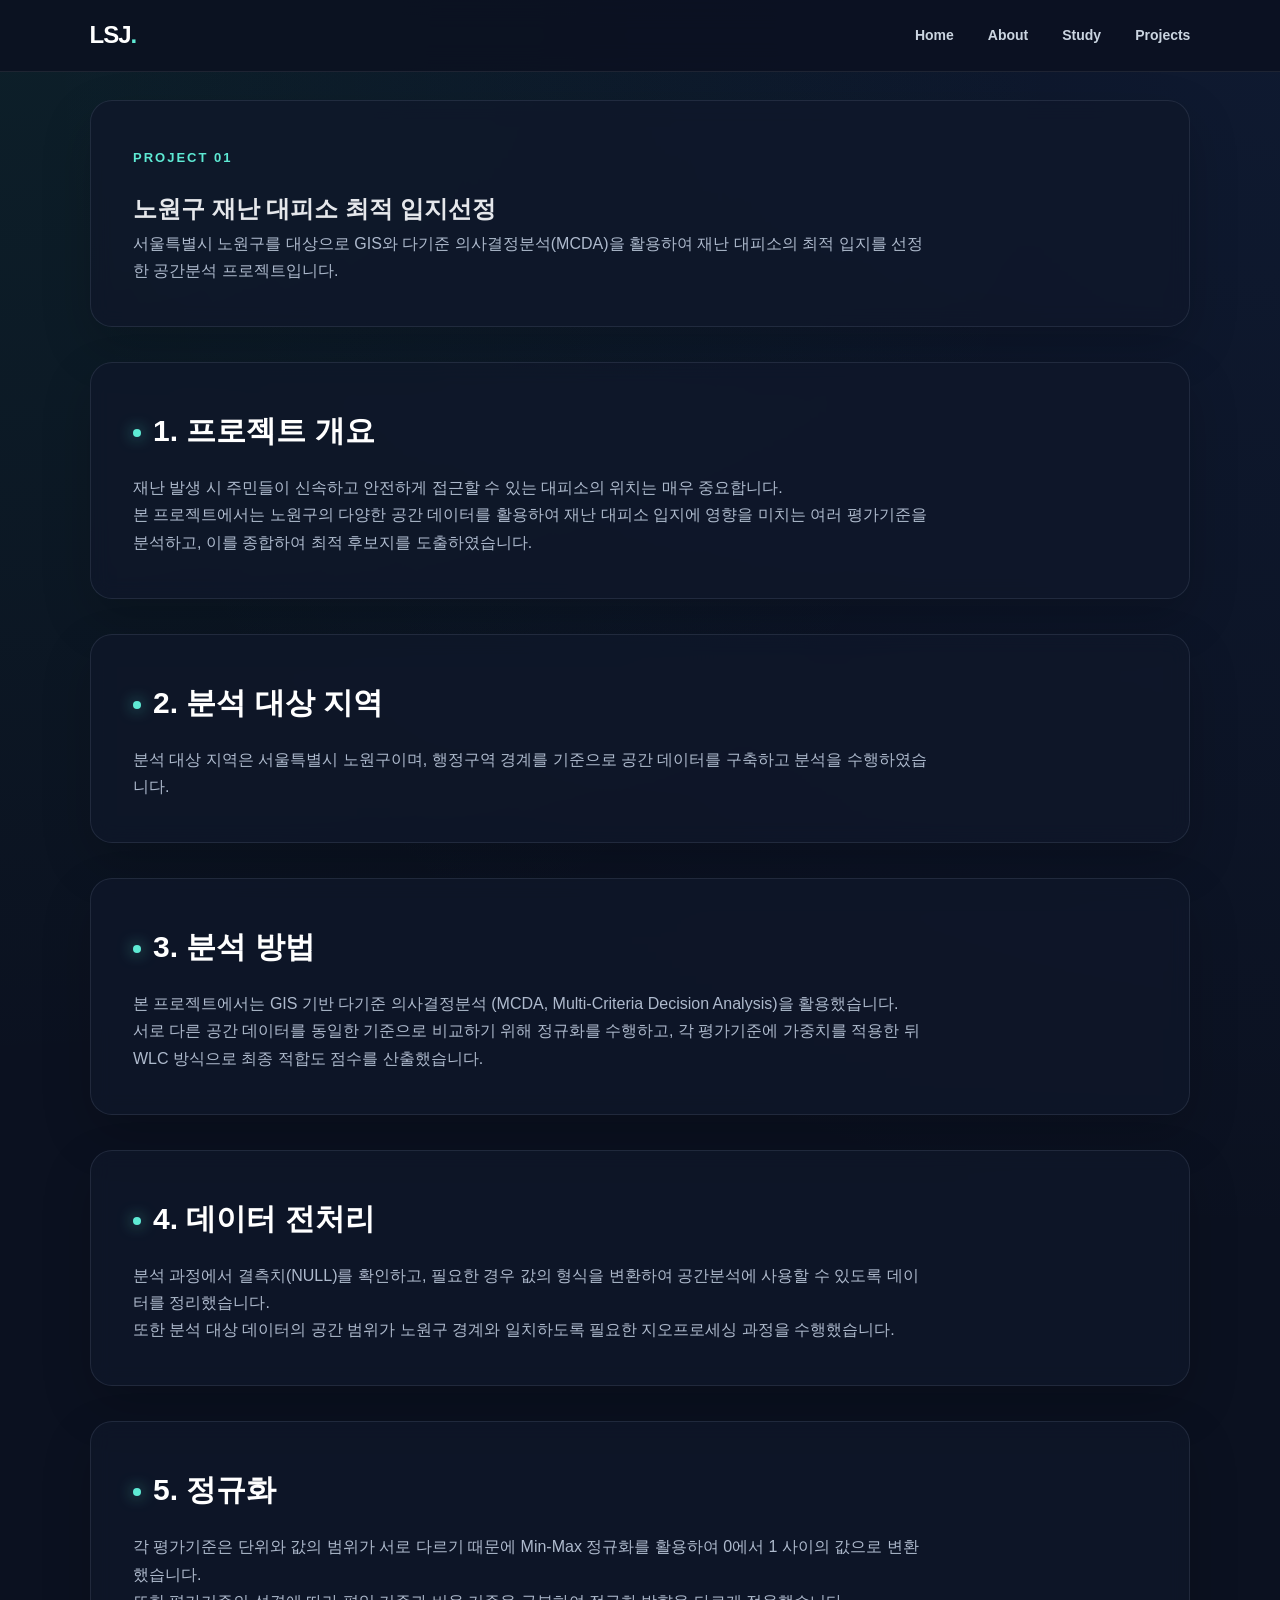
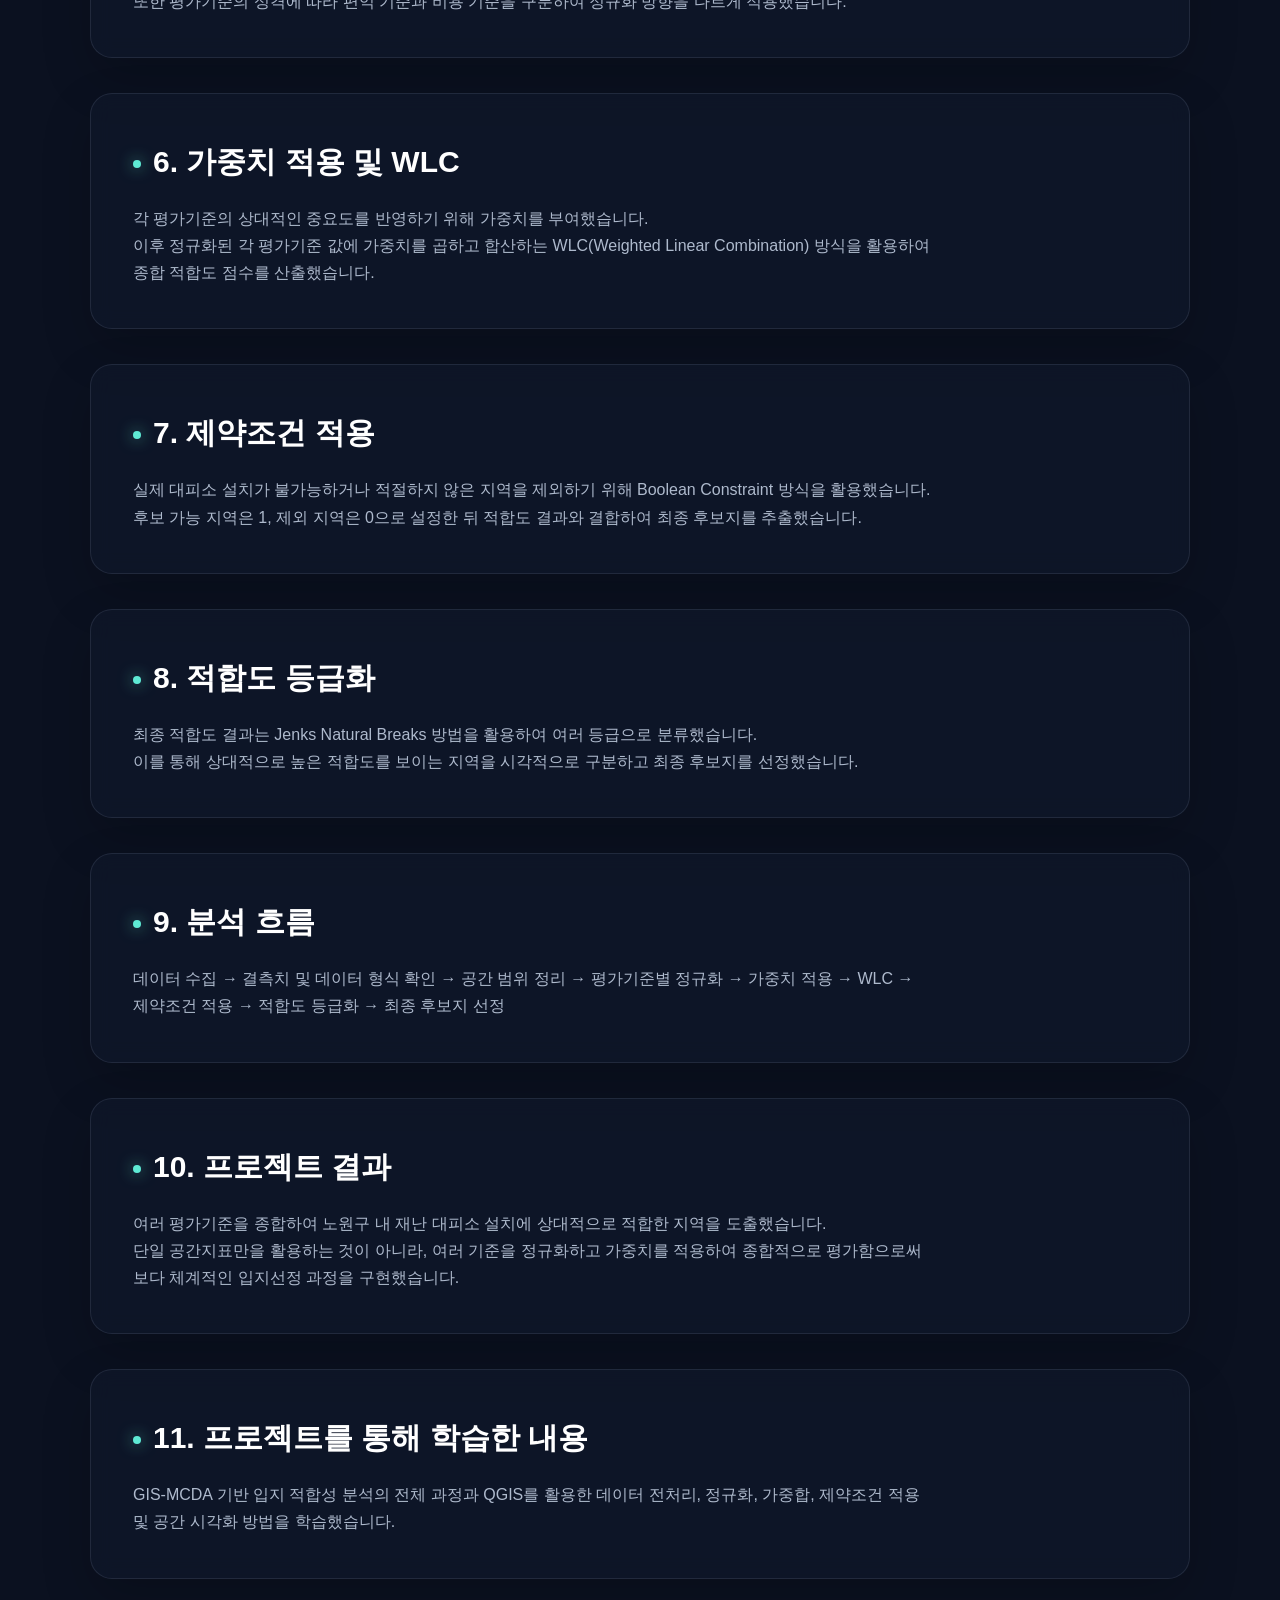
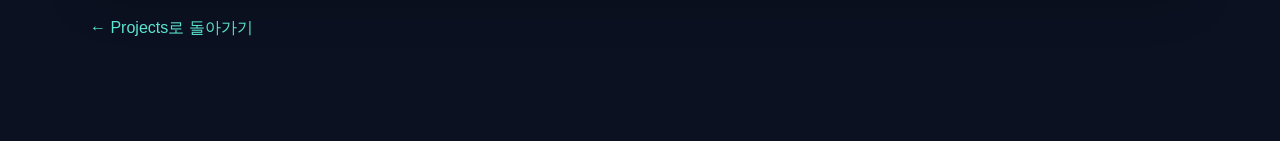
<file: projects/nowon-shelter.html>
<!DOCTYPE html>
<html lang="ko">
<head>
  <meta charset="UTF-8">
  <meta name="viewport" content="width=device-width, initial-scale=1.0">

  <link rel="stylesheet" href="../css/style.css">

  <title>노원구 재난 대피소 최적 입지선정 | 이선주 Portfolio</title>
</head>

<body>

  <nav class="navbar">
    <a href="../index.html" class="logo">LSJ<span>.</span></a>

    <div class="nav-menu">
      <a href="../index.html">Home</a>
      <a href="../index.html#about">About</a>
      <a href="../index.html#study">Study</a>
      <a href="../index.html#projects">Projects</a>
    </div>
  </nav>


  <main class="detail-page">

    <section>

      <span class="card-number">PROJECT 01</span>

      <h1>노원구 재난 대피소 최적 입지선정</h1>

      <p>
        서울특별시 노원구를 대상으로 GIS와 다기준 의사결정분석(MCDA)을 활용하여
        재난 대피소의 최적 입지를 선정한 공간분석 프로젝트입니다.
      </p>

    </section>


    <section>

      <h2>1. 프로젝트 개요</h2>

      <p>
        재난 발생 시 주민들이 신속하고 안전하게 접근할 수 있는 대피소의 위치는
        매우 중요합니다.
      </p>

      <p>
        본 프로젝트에서는 노원구의 다양한 공간 데이터를 활용하여
        재난 대피소 입지에 영향을 미치는 여러 평가기준을 분석하고,
        이를 종합하여 최적 후보지를 도출하였습니다.
      </p>

    </section>


    <section>

      <h2>2. 분석 대상 지역</h2>

      <p>
        분석 대상 지역은 서울특별시 노원구이며,
        행정구역 경계를 기준으로 공간 데이터를 구축하고 분석을 수행하였습니다.
      </p>

    </section>


    <section>

      <h2>3. 분석 방법</h2>

      <p>
        본 프로젝트에서는 GIS 기반 다기준 의사결정분석
        (MCDA, Multi-Criteria Decision Analysis)을 활용했습니다.
      </p>

      <p>
        서로 다른 공간 데이터를 동일한 기준으로 비교하기 위해
        정규화를 수행하고, 각 평가기준에 가중치를 적용한 뒤
        WLC 방식으로 최종 적합도 점수를 산출했습니다.
      </p>

    </section>


    <section>

      <h2>4. 데이터 전처리</h2>

      <p>
        분석 과정에서 결측치(NULL)를 확인하고,
        필요한 경우 값의 형식을 변환하여 공간분석에 사용할 수 있도록
        데이터를 정리했습니다.
      </p>

      <p>
        또한 분석 대상 데이터의 공간 범위가 노원구 경계와 일치하도록
        필요한 지오프로세싱 과정을 수행했습니다.
      </p>

    </section>


    <section>

      <h2>5. 정규화</h2>

      <p>
        각 평가기준은 단위와 값의 범위가 서로 다르기 때문에
        Min-Max 정규화를 활용하여 0에서 1 사이의 값으로 변환했습니다.
      </p>

      <p>
        또한 평가기준의 성격에 따라 편익 기준과 비용 기준을 구분하여
        정규화 방향을 다르게 적용했습니다.
      </p>

    </section>


    <section>

      <h2>6. 가중치 적용 및 WLC</h2>

      <p>
        각 평가기준의 상대적인 중요도를 반영하기 위해 가중치를 부여했습니다.
      </p>

      <p>
        이후 정규화된 각 평가기준 값에 가중치를 곱하고 합산하는
        WLC(Weighted Linear Combination) 방식을 활용하여
        종합 적합도 점수를 산출했습니다.
      </p>

    </section>


    <section>

      <h2>7. 제약조건 적용</h2>

      <p>
        실제 대피소 설치가 불가능하거나 적절하지 않은 지역을 제외하기 위해
        Boolean Constraint 방식을 활용했습니다.
      </p>

      <p>
        후보 가능 지역은 1, 제외 지역은 0으로 설정한 뒤
        적합도 결과와 결합하여 최종 후보지를 추출했습니다.
      </p>

    </section>


    <section>

      <h2>8. 적합도 등급화</h2>

      <p>
        최종 적합도 결과는 Jenks Natural Breaks 방법을 활용하여
        여러 등급으로 분류했습니다.
      </p>

      <p>
        이를 통해 상대적으로 높은 적합도를 보이는 지역을 시각적으로 구분하고
        최종 후보지를 선정했습니다.
      </p>

    </section>


    <section>

      <h2>9. 분석 흐름</h2>

      <p>
        데이터 수집 → 결측치 및 데이터 형식 확인 → 공간 범위 정리 →
        평가기준별 정규화 → 가중치 적용 → WLC →
        제약조건 적용 → 적합도 등급화 → 최종 후보지 선정
      </p>

    </section>


    <section>

      <h2>10. 프로젝트 결과</h2>

      <p>
        여러 평가기준을 종합하여 노원구 내 재난 대피소 설치에
        상대적으로 적합한 지역을 도출했습니다.
      </p>

      <p>
        단일 공간지표만을 활용하는 것이 아니라,
        여러 기준을 정규화하고 가중치를 적용하여 종합적으로 평가함으로써
        보다 체계적인 입지선정 과정을 구현했습니다.
      </p>

    </section>


    <section>

      <h2>11. 프로젝트를 통해 학습한 내용</h2>

      <p>
        GIS-MCDA 기반 입지 적합성 분석의 전체 과정과
        QGIS를 활용한 데이터 전처리, 정규화, 가중합,
        제약조건 적용 및 공간 시각화 방법을 학습했습니다.
      </p>

    </section>


    <p>
      <a href="../index.html#projects">← Projects로 돌아가기</a>
    </p>

  </main>

</body>
</html>
</file>
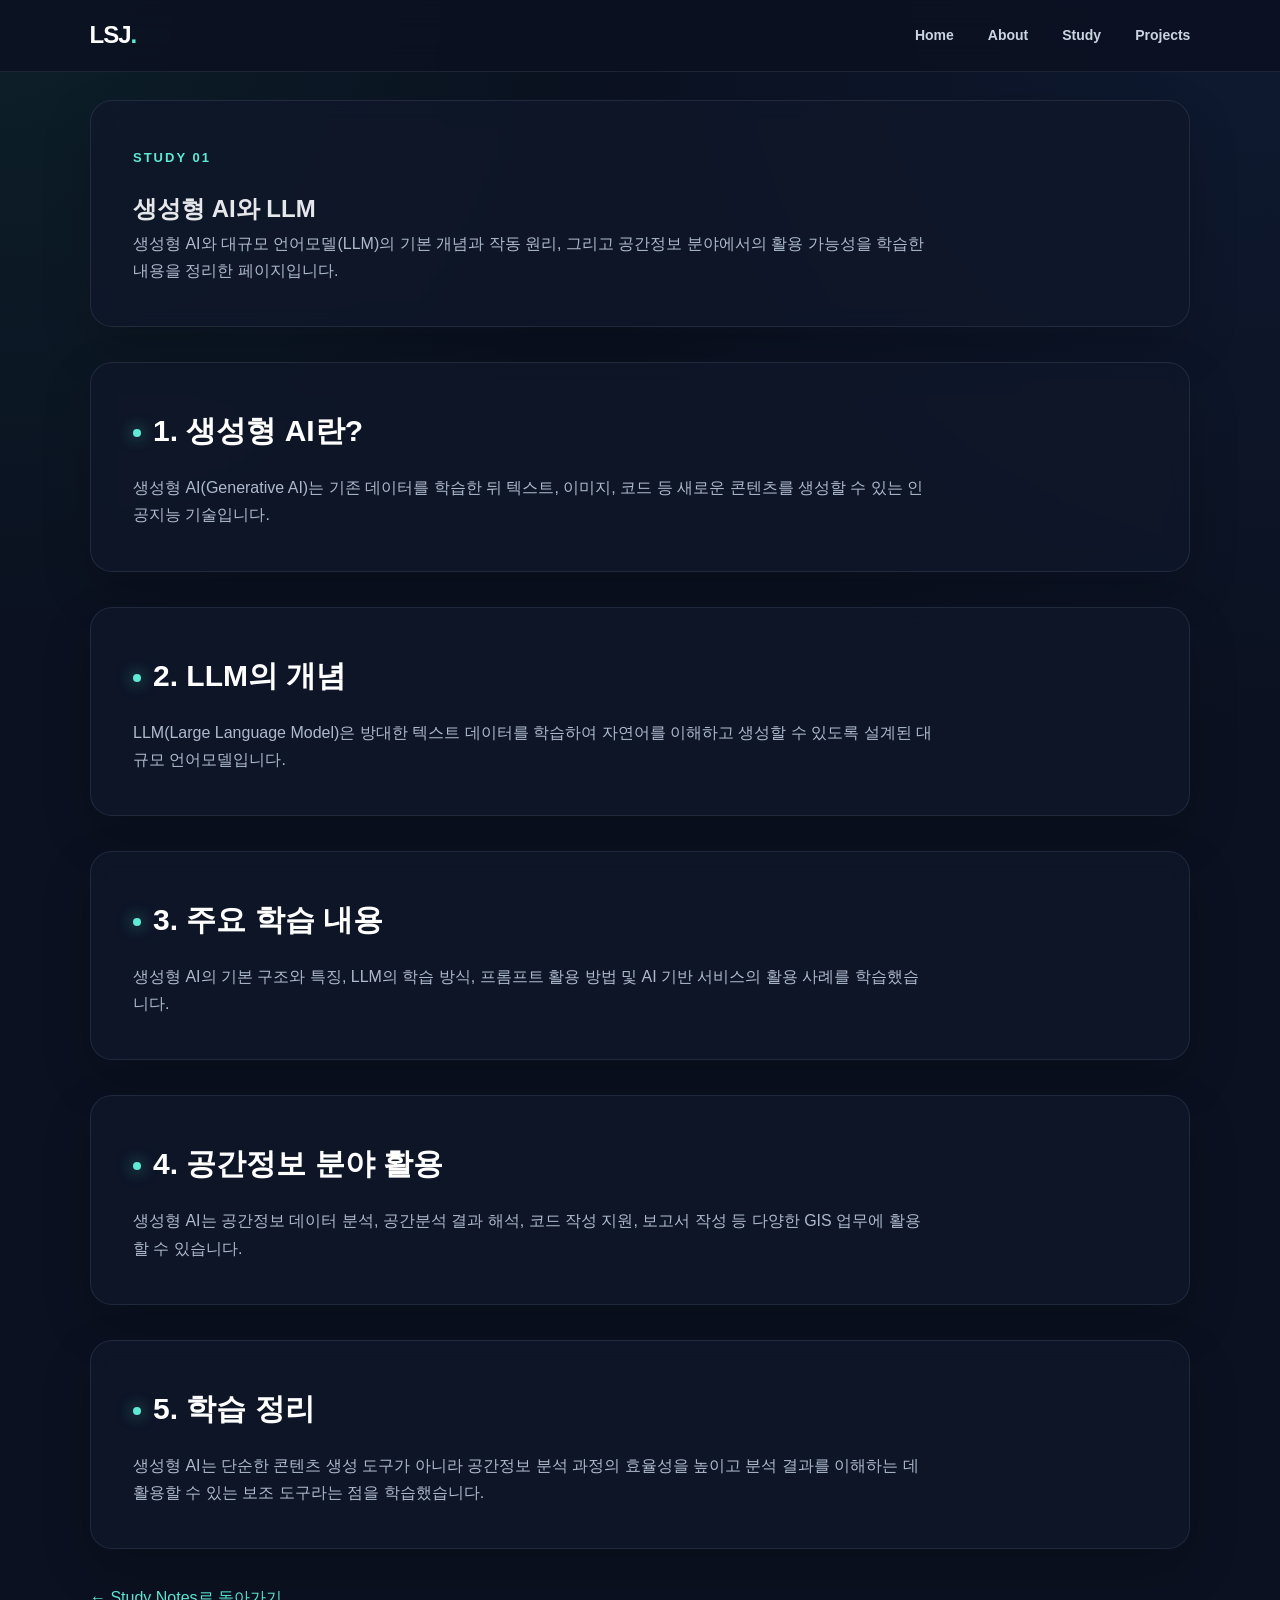
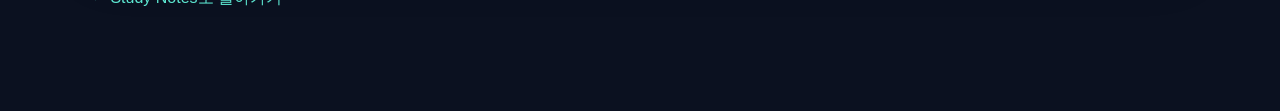
<file: study/generative-ai.html>
<!DOCTYPE html>
<html lang="ko">
<head>
  <meta charset="UTF-8">
  <meta name="viewport" content="width=device-width, initial-scale=1.0">

  <link rel="stylesheet" href="../css/style.css">

  <title>생성형 AI와 LLM | 이선주 Portfolio</title>
</head>

<body>

  <nav class="navbar">
    <a href="../index.html" class="logo">LSJ<span>.</span></a>

    <div class="nav-menu">
      <a href="../index.html">Home</a>
      <a href="../index.html#about">About</a>
      <a href="../index.html#study">Study</a>
      <a href="../index.html#projects">Projects</a>
    </div>
  </nav>


  <main class="detail-page">

    <section>

      <span class="card-number">STUDY 01</span>

      <h1>생성형 AI와 LLM</h1>

      <p>
        생성형 AI와 대규모 언어모델(LLM)의 기본 개념과 작동 원리,
        그리고 공간정보 분야에서의 활용 가능성을 학습한 내용을 정리한 페이지입니다.
      </p>

    </section>


    <section>

      <h2>1. 생성형 AI란?</h2>

      <p>
        생성형 AI(Generative AI)는 기존 데이터를 학습한 뒤
        텍스트, 이미지, 코드 등 새로운 콘텐츠를 생성할 수 있는 인공지능 기술입니다.
      </p>

    </section>


    <section>

      <h2>2. LLM의 개념</h2>

      <p>
        LLM(Large Language Model)은 방대한 텍스트 데이터를 학습하여
        자연어를 이해하고 생성할 수 있도록 설계된 대규모 언어모델입니다.
      </p>

    </section>


    <section>

      <h2>3. 주요 학습 내용</h2>

      <p>
        생성형 AI의 기본 구조와 특징, LLM의 학습 방식,
        프롬프트 활용 방법 및 AI 기반 서비스의 활용 사례를 학습했습니다.
      </p>

    </section>


    <section>

      <h2>4. 공간정보 분야 활용</h2>

      <p>
        생성형 AI는 공간정보 데이터 분석, 공간분석 결과 해석,
        코드 작성 지원, 보고서 작성 등 다양한 GIS 업무에 활용할 수 있습니다.
      </p>

    </section>


    <section>

      <h2>5. 학습 정리</h2>

      <p>
        생성형 AI는 단순한 콘텐츠 생성 도구가 아니라
        공간정보 분석 과정의 효율성을 높이고 분석 결과를 이해하는 데 활용할 수 있는
        보조 도구라는 점을 학습했습니다.
      </p>

    </section>


    <p>
      <a href="../index.html#study">← Study Notes로 돌아가기</a>
    </p>

  </main>

</body>
</html>
</file>
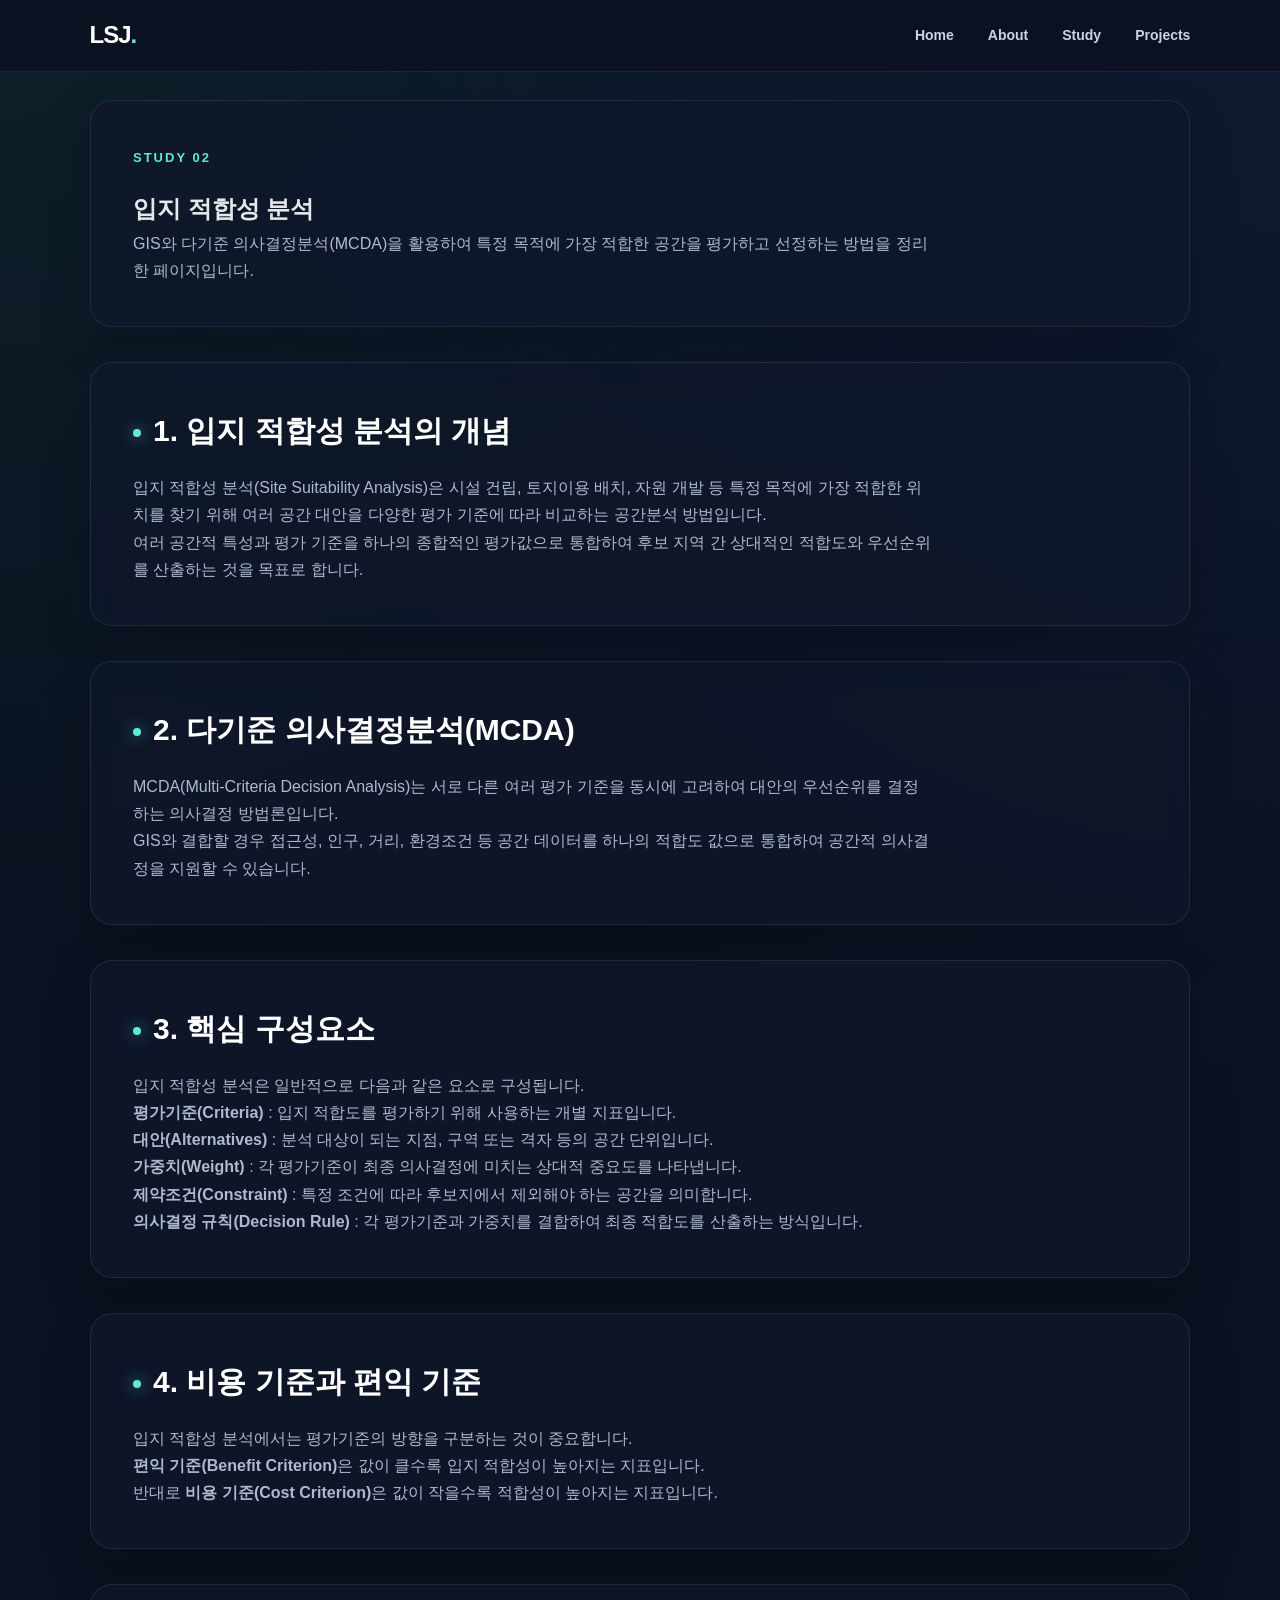
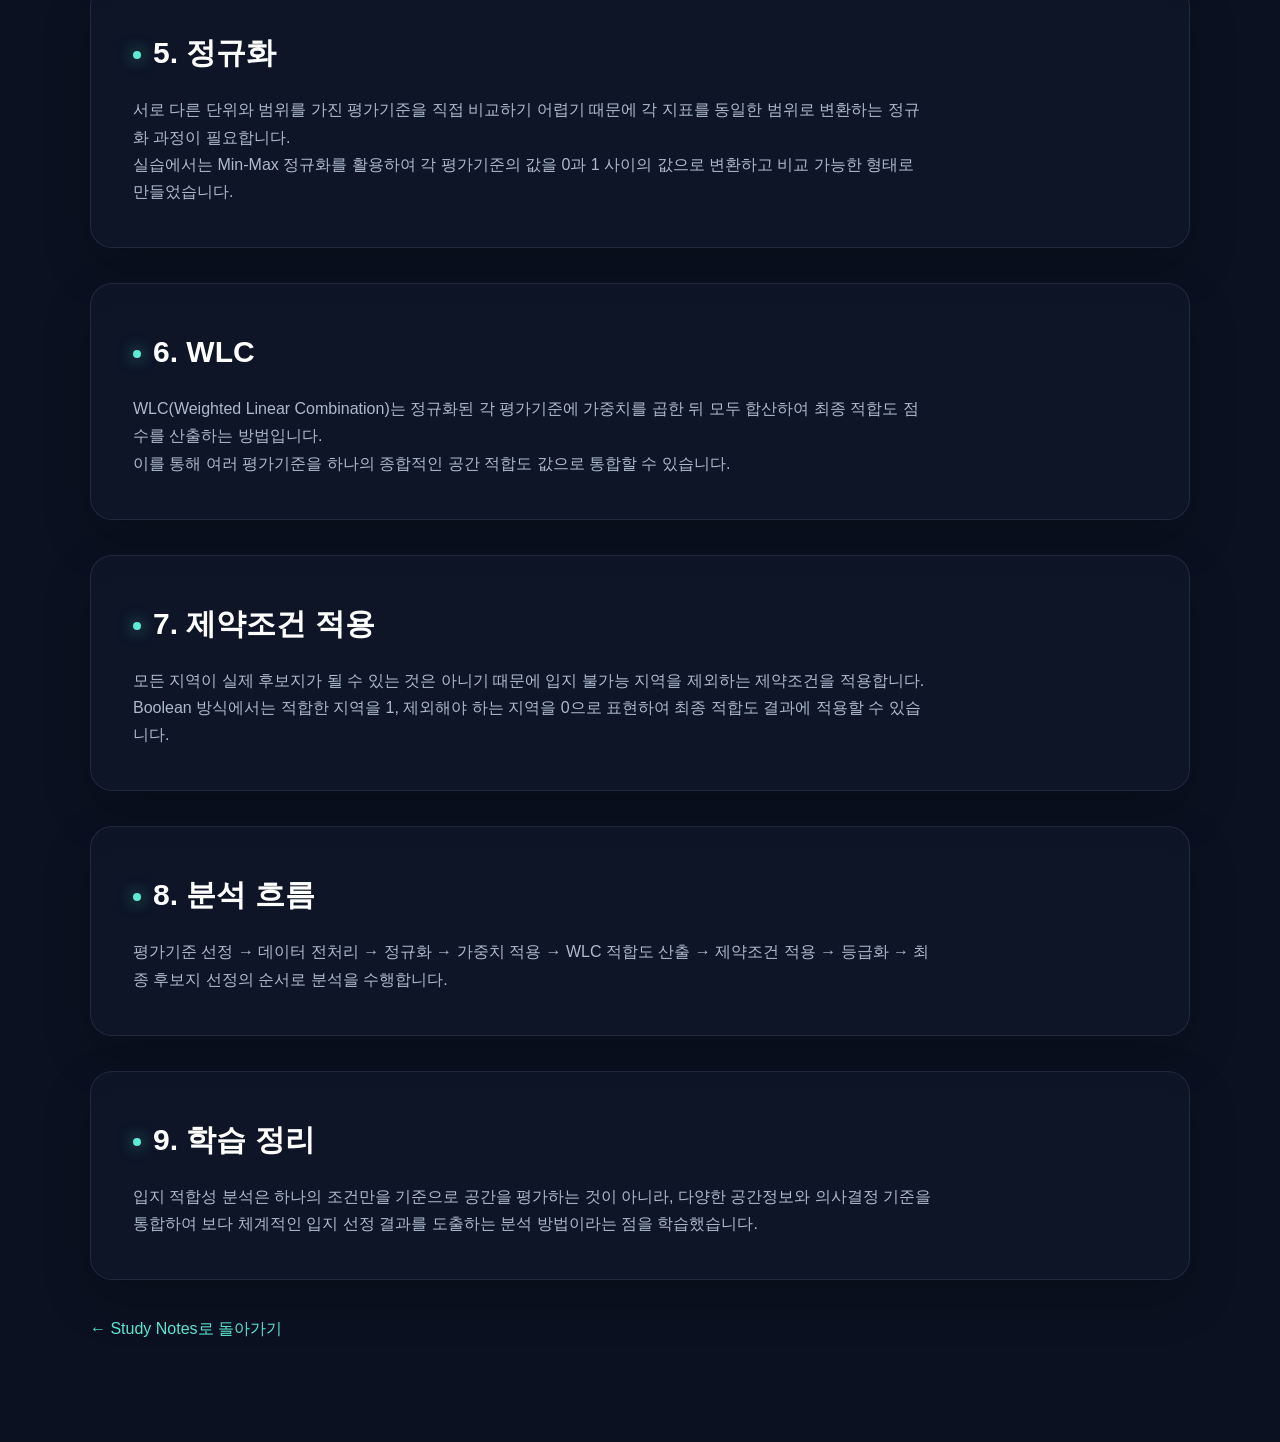
<file: study/site-suitability.html>
<!DOCTYPE html>
<html lang="ko">
<head>
  <meta charset="UTF-8">
  <meta name="viewport" content="width=device-width, initial-scale=1.0">

  <link rel="stylesheet" href="../css/style.css">

  <title>입지 적합성 분석 | 이선주 Portfolio</title>
</head>

<body>

  <nav class="navbar">
    <a href="../index.html" class="logo">LSJ<span>.</span></a>

    <div class="nav-menu">
      <a href="../index.html">Home</a>
      <a href="../index.html#about">About</a>
      <a href="../index.html#study">Study</a>
      <a href="../index.html#projects">Projects</a>
    </div>
  </nav>


  <main class="detail-page">

    <section>

      <span class="card-number">STUDY 02</span>

      <h1>입지 적합성 분석</h1>

      <p>
        GIS와 다기준 의사결정분석(MCDA)을 활용하여
        특정 목적에 가장 적합한 공간을 평가하고 선정하는 방법을 정리한 페이지입니다.
      </p>

    </section>


    <section>

      <h2>1. 입지 적합성 분석의 개념</h2>

      <p>
        입지 적합성 분석(Site Suitability Analysis)은 시설 건립,
        토지이용 배치, 자원 개발 등 특정 목적에 가장 적합한 위치를 찾기 위해
        여러 공간 대안을 다양한 평가 기준에 따라 비교하는 공간분석 방법입니다.
      </p>

      <p>
        여러 공간적 특성과 평가 기준을 하나의 종합적인 평가값으로 통합하여
        후보 지역 간 상대적인 적합도와 우선순위를 산출하는 것을 목표로 합니다.
      </p>

    </section>


    <section>

      <h2>2. 다기준 의사결정분석(MCDA)</h2>

      <p>
        MCDA(Multi-Criteria Decision Analysis)는 서로 다른 여러 평가 기준을
        동시에 고려하여 대안의 우선순위를 결정하는 의사결정 방법론입니다.
      </p>

      <p>
        GIS와 결합할 경우 접근성, 인구, 거리, 환경조건 등 공간 데이터를
        하나의 적합도 값으로 통합하여 공간적 의사결정을 지원할 수 있습니다.
      </p>

    </section>


    <section>

      <h2>3. 핵심 구성요소</h2>

      <p>
        입지 적합성 분석은 일반적으로 다음과 같은 요소로 구성됩니다.
      </p>

      <p>
        <strong>평가기준(Criteria)</strong> :
        입지 적합도를 평가하기 위해 사용하는 개별 지표입니다.
      </p>

      <p>
        <strong>대안(Alternatives)</strong> :
        분석 대상이 되는 지점, 구역 또는 격자 등의 공간 단위입니다.
      </p>

      <p>
        <strong>가중치(Weight)</strong> :
        각 평가기준이 최종 의사결정에 미치는 상대적 중요도를 나타냅니다.
      </p>

      <p>
        <strong>제약조건(Constraint)</strong> :
        특정 조건에 따라 후보지에서 제외해야 하는 공간을 의미합니다.
      </p>

      <p>
        <strong>의사결정 규칙(Decision Rule)</strong> :
        각 평가기준과 가중치를 결합하여 최종 적합도를 산출하는 방식입니다.
      </p>

    </section>


    <section>

      <h2>4. 비용 기준과 편익 기준</h2>

      <p>
        입지 적합성 분석에서는 평가기준의 방향을 구분하는 것이 중요합니다.
      </p>

      <p>
        <strong>편익 기준(Benefit Criterion)</strong>은 값이 클수록
        입지 적합성이 높아지는 지표입니다.
      </p>

      <p>
        반대로 <strong>비용 기준(Cost Criterion)</strong>은 값이 작을수록
        적합성이 높아지는 지표입니다.
      </p>

    </section>


    <section>

      <h2>5. 정규화</h2>

      <p>
        서로 다른 단위와 범위를 가진 평가기준을 직접 비교하기 어렵기 때문에
        각 지표를 동일한 범위로 변환하는 정규화 과정이 필요합니다.
      </p>

      <p>
        실습에서는 Min-Max 정규화를 활용하여 각 평가기준의 값을
        0과 1 사이의 값으로 변환하고 비교 가능한 형태로 만들었습니다.
      </p>

    </section>


    <section>

      <h2>6. WLC</h2>

      <p>
        WLC(Weighted Linear Combination)는 정규화된 각 평가기준에
        가중치를 곱한 뒤 모두 합산하여 최종 적합도 점수를 산출하는 방법입니다.
      </p>

      <p>
        이를 통해 여러 평가기준을 하나의 종합적인 공간 적합도 값으로
        통합할 수 있습니다.
      </p>

    </section>


    <section>

      <h2>7. 제약조건 적용</h2>

      <p>
        모든 지역이 실제 후보지가 될 수 있는 것은 아니기 때문에
        입지 불가능 지역을 제외하는 제약조건을 적용합니다.
      </p>

      <p>
        Boolean 방식에서는 적합한 지역을 1,
        제외해야 하는 지역을 0으로 표현하여 최종 적합도 결과에 적용할 수 있습니다.
      </p>

    </section>


    <section>

      <h2>8. 분석 흐름</h2>

      <p>
        평가기준 선정 → 데이터 전처리 → 정규화 → 가중치 적용 →
        WLC 적합도 산출 → 제약조건 적용 → 등급화 → 최종 후보지 선정의
        순서로 분석을 수행합니다.
      </p>

    </section>


    <section>

      <h2>9. 학습 정리</h2>

      <p>
        입지 적합성 분석은 하나의 조건만을 기준으로 공간을 평가하는 것이 아니라,
        다양한 공간정보와 의사결정 기준을 통합하여 보다 체계적인
        입지 선정 결과를 도출하는 분석 방법이라는 점을 학습했습니다.
      </p>

    </section>


    <p>
      <a href="../index.html#study">← Study Notes로 돌아가기</a>
    </p>

  </main>

</body>
</html>
</file>
<file: css/style.css>
/* =========================
   기본 설정
========================= */

* {
  margin: 0;
  padding: 0;
  box-sizing: border-box;
}

html {
  scroll-behavior: smooth;
}

body {
  font-family: "Pretendard", "Noto Sans KR", Arial, sans-serif;
  background:
    radial-gradient(circle at top left, rgba(32, 201, 151, 0.08), transparent 30%),
    radial-gradient(circle at top right, rgba(59, 130, 246, 0.08), transparent 35%),
    #0b1120;
  color: #e5e7eb;
  line-height: 1.7;
}


/* =========================
   메인 헤더
========================= */

header {
  min-height: 75vh;

  display: flex;
  flex-direction: column;
  justify-content: center;
  align-items: center;

  text-align: center;

  padding: 80px 24px;

  background:
    linear-gradient(
      135deg,
      rgba(15, 23, 42, 0.96),
      rgba(17, 42, 61, 0.92)
    );
}

header::before {
  content: "GIS  •  AI  •  SPATIAL DATA";
  display: block;

  font-size: 14px;
  letter-spacing: 4px;
  font-weight: 700;

  color: #5eead4;

  margin-bottom: 22px;
}

header h1 {
  max-width: 950px;

  font-size: clamp(42px, 7vw, 82px);
  line-height: 1.05;
  font-weight: 800;

  letter-spacing: -3px;

  color: #ffffff;

  margin-bottom: 26px;
}

header p {
  max-width: 700px;

  font-size: 18px;

  color: #aebacd;
}


/* =========================
   본문
========================= */

main {
  width: min(1100px, 90%);

  margin: 0 auto;

  padding: 100px 0;
}


/* =========================
   섹션 카드
========================= */

section {
  position: relative;

  margin-bottom: 35px;

  padding: 42px;

  border: 1px solid rgba(148, 163, 184, 0.15);
  border-radius: 22px;

  background: rgba(15, 23, 42, 0.75);

  backdrop-filter: blur(10px);

  box-shadow:
    0 20px 50px rgba(0, 0, 0, 0.18);

  transition:
    transform 0.25s ease,
    border-color 0.25s ease,
    box-shadow 0.25s ease;
}

section:hover {
  transform: translateY(-5px);

  border-color: rgba(94, 234, 212, 0.4);

  box-shadow:
    0 25px 60px rgba(0, 0, 0, 0.28);
}


/* =========================
   제목
========================= */

section h2 {
  font-size: 30px;
  font-weight: 700;

  margin-bottom: 18px;

  color: #ffffff;
}

section h2::before {
  content: "";
  display: inline-block;

  width: 8px;
  height: 8px;

  margin-right: 12px;
  margin-bottom: 4px;

  border-radius: 50%;

  background: #5eead4;

  box-shadow:
    0 0 15px rgba(94, 234, 212, 0.7);
}


/* =========================
   본문 텍스트
========================= */

section p {
  max-width: 800px;

  font-size: 16px;

  color: #aebacd;
}


/* =========================
   링크
========================= */

a {
  color: #5eead4;
  text-decoration: none;

  transition: color 0.2s ease;
}

a:hover {
  color: #ffffff;
}


/* =========================
   스크롤바
========================= */

::-webkit-scrollbar {
  width: 9px;
}

::-webkit-scrollbar-track {
  background: #0b1120;
}

::-webkit-scrollbar-thumb {
  background: #334155;
  border-radius: 10px;
}

::-webkit-scrollbar-thumb:hover {
  background: #5eead4;
}


/* =========================
   모바일
========================= */

@media (max-width: 700px) {

  header {
    min-height: 65vh;

    padding: 60px 20px;
  }

  header h1 {
    letter-spacing: -2px;
  }

  header p {
    font-size: 16px;
  }

  main {
    width: 92%;

    padding: 60px 0;
  }

  section {
    padding: 28px 24px;
  }

  section h2 {
    font-size: 25px;
  }
}
/* =========================
   상단 메뉴
========================= */

.navbar {
  position: fixed;
  top: 0;
  left: 0;

  width: 100%;
  height: 72px;

  display: flex;
  align-items: center;
  justify-content: space-between;

  padding: 0 7%;

  background: rgba(11, 17, 32, 0.82);
  backdrop-filter: blur(14px);

  border-bottom: 1px solid rgba(255, 255, 255, 0.08);

  z-index: 1000;
}

.logo {
  font-size: 24px;
  font-weight: 800;
  letter-spacing: -1px;

  color: #ffffff;
}

.logo span {
  color: #5eead4;
}

.nav-menu {
  display: flex;
  gap: 34px;
}

.nav-menu a {
  position: relative;

  font-size: 14px;
  font-weight: 600;

  color: #cbd5e1;
}

.nav-menu a:hover {
  color: #ffffff;
}

.nav-menu a::after {
  content: "";

  position: absolute;
  left: 0;
  bottom: -8px;

  width: 0;
  height: 2px;

  background: #5eead4;

  transition: width 0.25s ease;
}

.nav-menu a:hover::after {
  width: 100%;
}


/* 모바일 메뉴 */
@media (max-width: 700px) {

  .navbar {
    padding: 0 5%;
  }

  .nav-menu {
    gap: 16px;
  }

  .nav-menu a {
    font-size: 12px;
  }

}

/* =========================
   Study Notes 카드
========================= */

.card-grid {
  display: grid;
  grid-template-columns: repeat(2, 1fr);
  gap: 22px;
  margin-top: 32px;
}

.portfolio-card {
  position: relative;

  padding: 30px;

  border: 1px solid rgba(148, 163, 184, 0.16);
  border-radius: 18px;

  background: rgba(15, 23, 42, 0.7);

  transition:
    transform 0.25s ease,
    border-color 0.25s ease,
    background 0.25s ease;
}

.portfolio-card:hover {
  transform: translateY(-6px);

  border-color: rgba(94, 234, 212, 0.5);

  background: rgba(17, 30, 50, 0.95);
}

.card-number {
  display: inline-block;

  margin-bottom: 20px;

  font-size: 13px;
  font-weight: 700;
  letter-spacing: 2px;

  color: #5eead4;
}

.portfolio-card h3 {
  margin-bottom: 14px;

  font-size: 22px;
  font-weight: 700;

  color: #ffffff;
}

.portfolio-card p {
  min-height: 82px;

  margin-bottom: 22px;

  color: #94a3b8;
}

.portfolio-card a {
  display: inline-block;

  font-size: 14px;
  font-weight: 700;

  color: #5eead4;
}

.portfolio-card a:hover {
  color: #ffffff;
}

/* 모바일에서는 카드 1개씩 */
@media (max-width: 700px) {

  .card-grid {
    grid-template-columns: 1fr;
  }

}

/* =========================
   Projects 전용 카드
========================= */

.project-card {
  grid-column: 1 / -1;

  display: grid;
  grid-template-columns: 1.4fr 1fr;
  gap: 36px;

  align-items: center;

  padding: 38px;
}

.project-card::after {
  content: "GIS · MCDA · QGIS";

  display: flex;
  align-items: center;
  justify-content: center;

  min-height: 220px;

  border-radius: 16px;

  background:
    linear-gradient(
      135deg,
      rgba(94, 234, 212, 0.08),
      rgba(59, 130, 246, 0.08)
    );

  border: 1px solid rgba(94, 234, 212, 0.18);

  color: #5eead4;

  font-size: 18px;
  font-weight: 700;
  letter-spacing: 2px;
}

@media (max-width: 800px) {

  .project-card {
    grid-template-columns: 1fr;
  }

}
</file>
